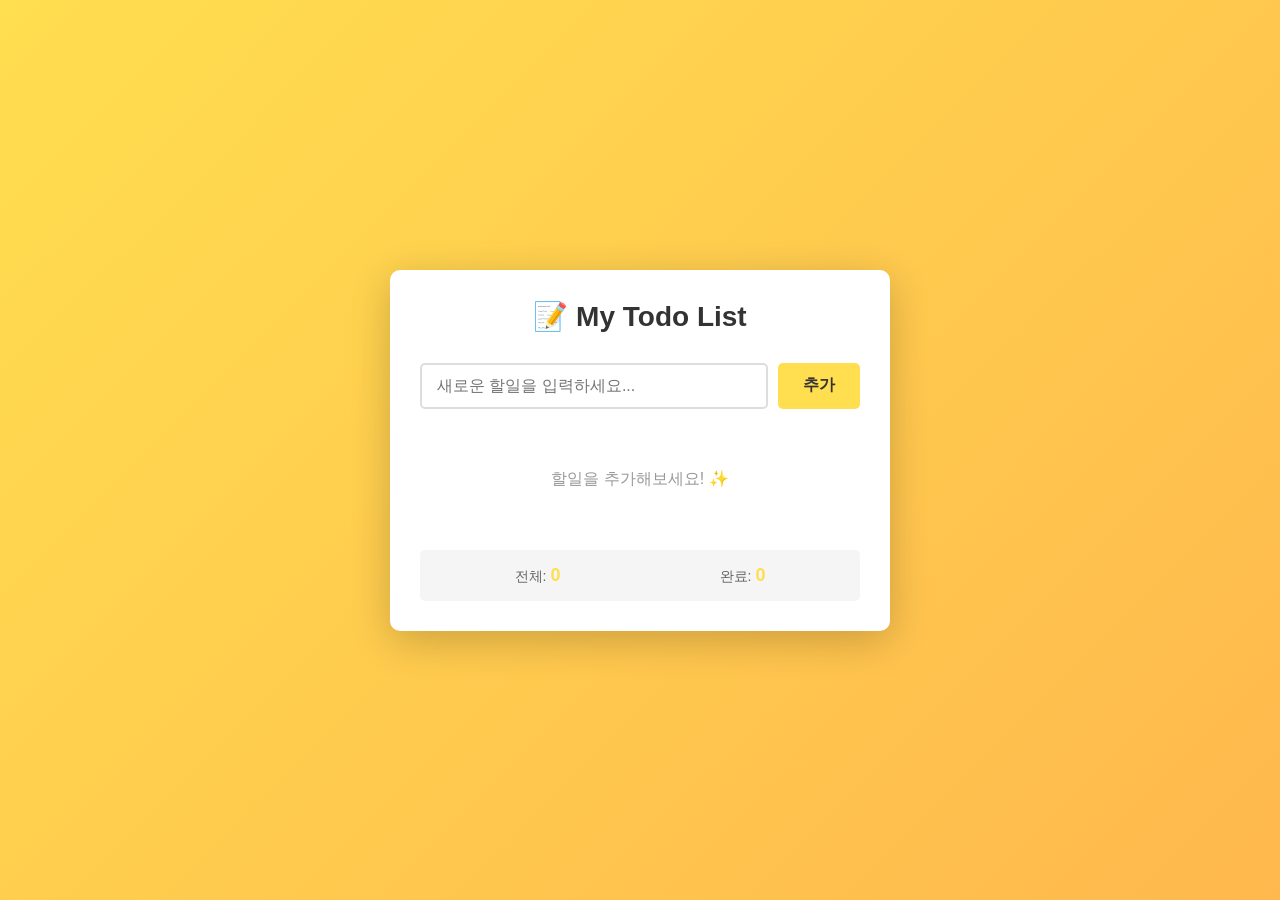
<file: practice/claude_to-do-list/index.html>
<!DOCTYPE html>
<html lang="ko">
<head>
    <meta charset="UTF-8">
    <meta name="viewport" content="width=device-width, initial-scale=1.0">
    <title>투두리스트</title>
    <link rel="stylesheet" href="style.css">
</head>
<body>
    <div class="container">
        <h1>📝 My Todo List</h1>

        <div class="input-container">
            <input
                type="text"
                id="todoInput"
                placeholder="새로운 할일을 입력하세요..."
                autocomplete="off"
            >
            <button id="addBtn">추가</button>
        </div>

        <ul id="todoList" class="todo-list"></ul>

        <div class="stats">
            <span>전체: <strong id="totalCount">0</strong></span>
            <span>완료: <strong id="completedCount">0</strong></span>
        </div>
    </div>

    <script src="script.js"></script>
</body>
</html>
</file>
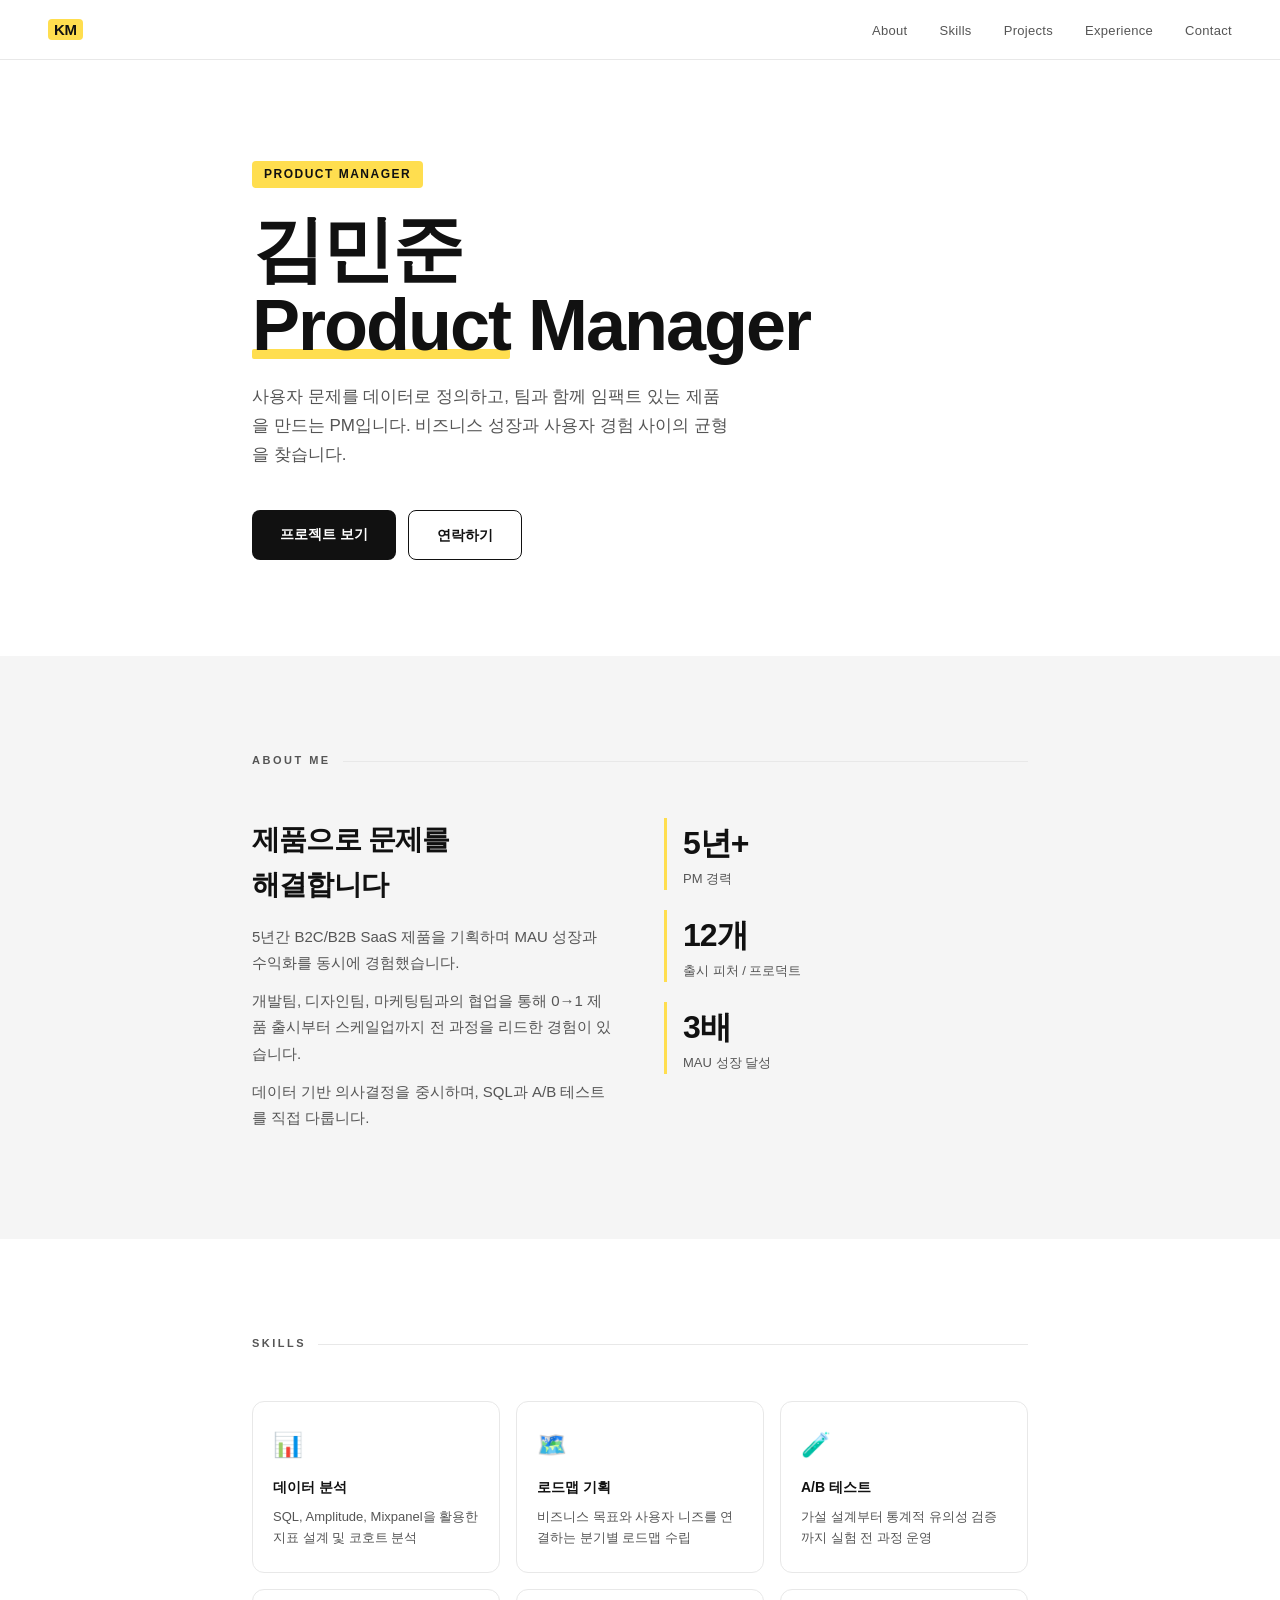
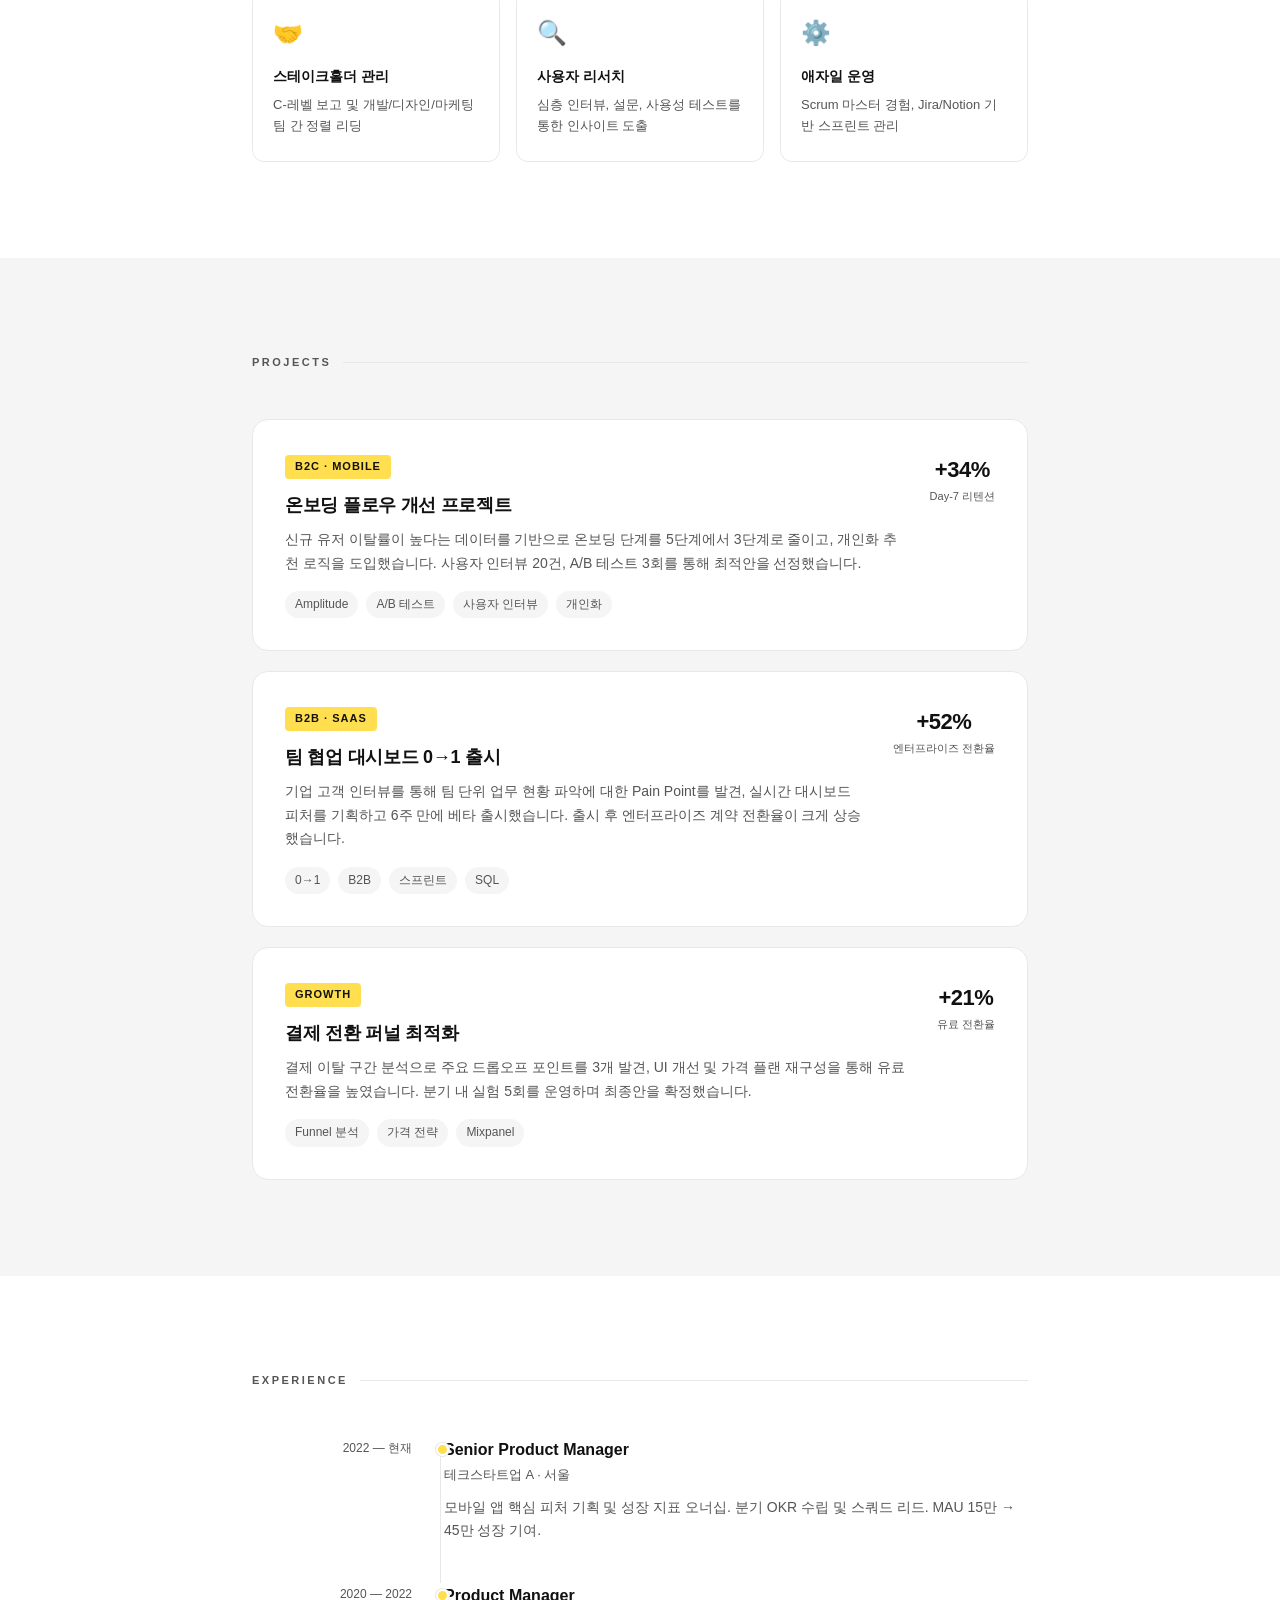
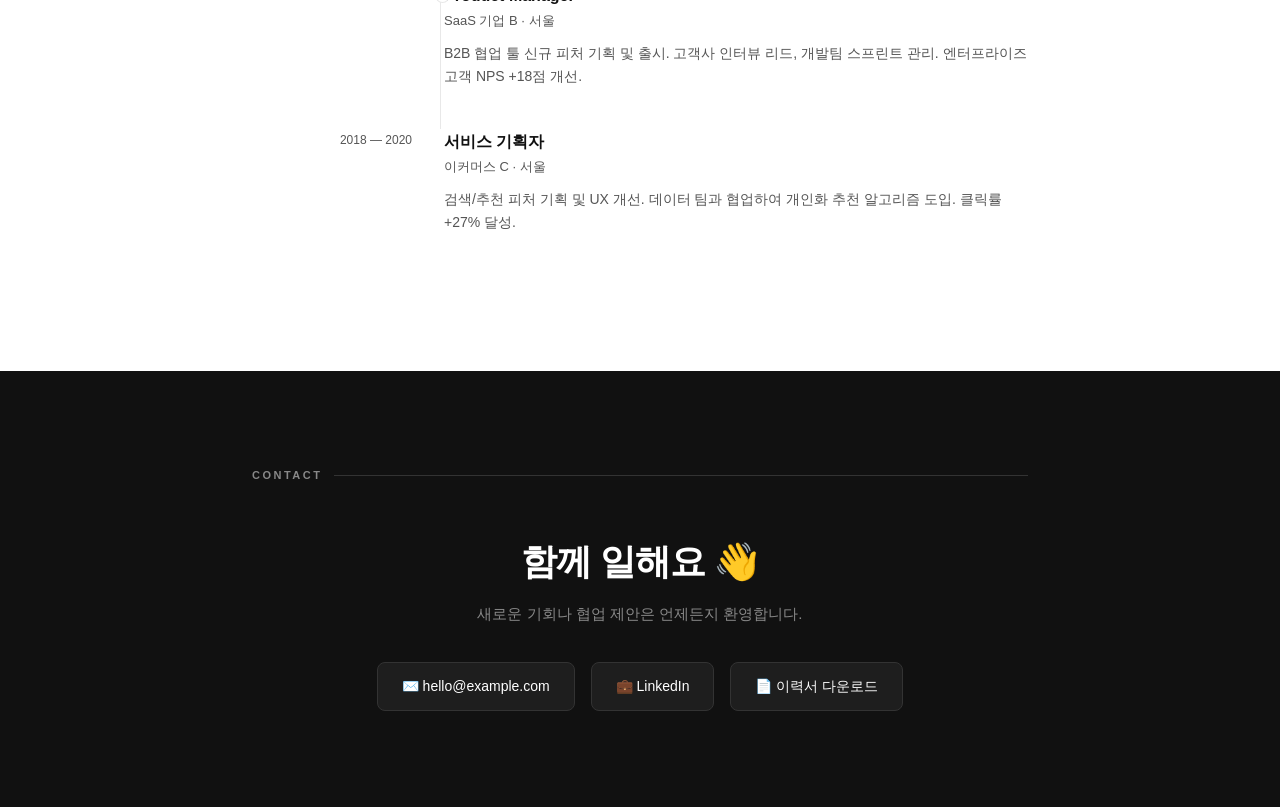
<file: practice/claude_portfolio.html>
<!DOCTYPE html>
<html lang="ko">
<head>
<meta charset="UTF-8">
<meta name="viewport" content="width=device-width, initial-scale=1.0">
<title>Portfolio — Product Manager</title>
<style>
  * { margin: 0; padding: 0; box-sizing: border-box; }
  :root {
    --accent: #FFDE4F;
    --dark: #111111;
    --gray: #555555;
    --light-gray: #f5f5f5;
    --border: #e8e8e8;
    --white: #ffffff;
  }
  html { scroll-behavior: smooth; }
  body { font-family: 'Helvetica Neue', Arial, sans-serif; color: var(--dark); background: var(--white); line-height: 1.6; }

  /* NAV */
  nav {
    position: fixed; top: 0; width: 100%; background: rgba(255,255,255,0.95);
    backdrop-filter: blur(8px); z-index: 100;
    border-bottom: 1px solid var(--border);
    padding: 0 48px; height: 60px;
    display: flex; align-items: center; justify-content: space-between;
  }
  .nav-logo { font-size: 15px; font-weight: 700; letter-spacing: -0.3px; }
  .nav-logo span { background: var(--accent); padding: 2px 6px; border-radius: 4px; }
  .nav-links { display: flex; gap: 32px; list-style: none; }
  .nav-links a { font-size: 13px; color: var(--gray); text-decoration: none; letter-spacing: 0.3px; transition: color 0.2s; }
  .nav-links a:hover { color: var(--dark); }

  /* SECTIONS */
  section { padding: 96px 0; }
  .container { max-width: 840px; margin: 0 auto; padding: 0 32px; }

  /* HERO */
  #hero { padding: 160px 0 96px; }
  .hero-tag {
    display: inline-block; background: var(--accent); color: var(--dark);
    font-size: 12px; font-weight: 700; letter-spacing: 1.5px; text-transform: uppercase;
    padding: 4px 12px; border-radius: 4px; margin-bottom: 24px;
  }
  .hero-name { font-size: clamp(42px, 7vw, 72px); font-weight: 800; letter-spacing: -2px; line-height: 1.05; margin-bottom: 20px; }
  .hero-name em { font-style: normal; position: relative; display: inline-block; }
  .hero-name em::after {
    content: ''; position: absolute; bottom: 4px; left: 0; width: 100%; height: 10px;
    background: var(--accent); z-index: -1; border-radius: 2px;
  }
  .hero-desc { font-size: 17px; color: var(--gray); max-width: 480px; margin-bottom: 40px; line-height: 1.7; }
  .hero-btns { display: flex; gap: 12px; }
  .btn-primary {
    background: var(--dark); color: var(--white); padding: 13px 28px;
    border-radius: 8px; font-size: 14px; font-weight: 600; text-decoration: none;
    transition: background 0.2s, transform 0.15s;
  }
  .btn-primary:hover { background: #333; transform: translateY(-1px); }
  .btn-secondary {
    background: transparent; color: var(--dark); padding: 13px 28px;
    border-radius: 8px; font-size: 14px; font-weight: 600; text-decoration: none;
    border: 1.5px solid var(--dark); transition: all 0.2s;
  }
  .btn-secondary:hover { background: var(--accent); border-color: var(--accent); }

  /* DIVIDER */
  .section-label {
    font-size: 11px; font-weight: 700; letter-spacing: 2.5px; text-transform: uppercase;
    color: var(--gray); margin-bottom: 48px; display: flex; align-items: center; gap: 12px;
  }
  .section-label::after { content: ''; flex: 1; height: 1px; background: var(--border); }

  /* ABOUT */
  #about { background: var(--light-gray); }
  .about-grid { display: grid; grid-template-columns: 1fr 1fr; gap: 48px; align-items: start; }
  .about-text h2 { font-size: 28px; font-weight: 800; letter-spacing: -0.8px; margin-bottom: 16px; }
  .about-text p { color: var(--gray); font-size: 15px; line-height: 1.75; margin-bottom: 12px; }
  .about-stats { display: flex; flex-direction: column; gap: 20px; }
  .stat-item { border-left: 3px solid var(--accent); padding-left: 16px; }
  .stat-num { font-size: 32px; font-weight: 800; letter-spacing: -1px; }
  .stat-desc { font-size: 13px; color: var(--gray); }

  /* SKILLS */
  .skills-grid { display: grid; grid-template-columns: repeat(3, 1fr); gap: 16px; }
  .skill-card {
    border: 1.5px solid var(--border); border-radius: 12px; padding: 24px 20px;
    transition: border-color 0.2s, transform 0.2s;
  }
  .skill-card:hover { border-color: var(--accent); transform: translateY(-2px); }
  .skill-icon { font-size: 24px; margin-bottom: 12px; }
  .skill-card h3 { font-size: 14px; font-weight: 700; margin-bottom: 8px; }
  .skill-card p { font-size: 13px; color: var(--gray); line-height: 1.6; }

  /* PROJECTS */
  #projects { background: var(--light-gray); }
  .projects-list { display: flex; flex-direction: column; gap: 20px; }
  .project-card {
    background: var(--white); border-radius: 16px; padding: 32px;
    border: 1.5px solid var(--border); transition: border-color 0.2s, box-shadow 0.2s;
    display: grid; grid-template-columns: 1fr auto; gap: 24px; align-items: start;
  }
  .project-card:hover { border-color: var(--accent); box-shadow: 0 4px 20px rgba(0,0,0,0.06); }
  .project-tag {
    display: inline-block; background: var(--accent); color: var(--dark);
    font-size: 11px; font-weight: 700; letter-spacing: 1px; text-transform: uppercase;
    padding: 3px 10px; border-radius: 4px; margin-bottom: 12px;
  }
  .project-card h3 { font-size: 18px; font-weight: 700; letter-spacing: -0.3px; margin-bottom: 8px; }
  .project-card p { font-size: 14px; color: var(--gray); line-height: 1.7; margin-bottom: 16px; }
  .project-metrics { display: flex; gap: 20px; }
  .metric { text-align: center; }
  .metric-num { font-size: 22px; font-weight: 800; letter-spacing: -0.5px; }
  .metric-label { font-size: 11px; color: var(--gray); }
  .tag-list { display: flex; gap: 8px; flex-wrap: wrap; }
  .tag { font-size: 12px; color: var(--gray); background: var(--light-gray); padding: 4px 10px; border-radius: 20px; }

  /* EXPERIENCE */
  .timeline { display: flex; flex-direction: column; gap: 0; }
  .timeline-item { display: grid; grid-template-columns: 160px 1fr; gap: 32px; padding-bottom: 40px; position: relative; }
  .timeline-item:not(:last-child)::before {
    content: ''; position: absolute; left: 188px; top: 8px; bottom: 0; width: 1px; background: var(--border);
  }
  .timeline-item:not(:last-child)::after {
    content: ''; position: absolute; left: 184px; top: 6px; width: 9px; height: 9px;
    background: var(--accent); border-radius: 50%; border: 2px solid var(--white); box-shadow: 0 0 0 1px var(--border);
  }
  .timeline-date { font-size: 12px; color: var(--gray); padding-top: 2px; text-align: right; }
  .timeline-content h3 { font-size: 16px; font-weight: 700; margin-bottom: 2px; }
  .timeline-content .company { font-size: 13px; color: var(--gray); margin-bottom: 10px; font-weight: 500; }
  .timeline-content p { font-size: 14px; color: var(--gray); line-height: 1.7; }

  /* CONTACT */
  #contact { background: var(--dark); color: var(--white); }
  #contact .section-label { color: #888; }
  #contact .section-label::after { background: #333; }
  .contact-inner { text-align: center; }
  .contact-inner h2 { font-size: 36px; font-weight: 800; letter-spacing: -1px; margin-bottom: 12px; }
  .contact-inner p { color: #888; font-size: 15px; margin-bottom: 36px; }
  .contact-links { display: flex; justify-content: center; gap: 16px; flex-wrap: wrap; }
  .contact-link {
    display: flex; align-items: center; gap: 8px;
    background: #1e1e1e; color: var(--white); padding: 12px 24px;
    border-radius: 8px; font-size: 14px; font-weight: 500; text-decoration: none;
    border: 1px solid #333; transition: all 0.2s;
  }
  .contact-link:hover { background: var(--accent); color: var(--dark); border-color: var(--accent); }

  /* SCROLL ANIMATION */
  .fade-in { opacity: 0; transform: translateY(20px); transition: opacity 0.6s ease, transform 0.6s ease; }
  .fade-in.visible { opacity: 1; transform: translateY(0); }

  @media (max-width: 640px) {
    nav { padding: 0 20px; }
    .nav-links { display: none; }
    .about-grid { grid-template-columns: 1fr; }
    .skills-grid { grid-template-columns: 1fr 1fr; }
    .project-card { grid-template-columns: 1fr; }
    .timeline-item { grid-template-columns: 1fr; gap: 4px; }
    .timeline-item::before, .timeline-item::after { display: none; }
    .timeline-date { text-align: left; }
  }
</style>
</head>
<body>

<!-- NAV -->
<nav>
  <div class="nav-logo"><span>KM</span></div>
  <ul class="nav-links">
    <li><a href="#about">About</a></li>
    <li><a href="#skills">Skills</a></li>
    <li><a href="#projects">Projects</a></li>
    <li><a href="#experience">Experience</a></li>
    <li><a href="#contact">Contact</a></li>
  </ul>
</nav>

<!-- HERO -->
<section id="hero">
  <div class="container">
    <div class="hero-tag">Product Manager</div>
    <h1 class="hero-name">김민준<br><em>Product</em> Manager</h1>
    <p class="hero-desc">사용자 문제를 데이터로 정의하고, 팀과 함께 임팩트 있는 제품을 만드는 PM입니다. 비즈니스 성장과 사용자 경험 사이의 균형을 찾습니다.</p>
    <div class="hero-btns">
      <a href="#projects" class="btn-primary">프로젝트 보기</a>
      <a href="#contact" class="btn-secondary">연락하기</a>
    </div>
  </div>
</section>

<!-- ABOUT -->
<section id="about">
  <div class="container">
    <div class="section-label">About Me</div>
    <div class="about-grid fade-in">
      <div class="about-text">
        <h2>제품으로 문제를<br>해결합니다</h2>
        <p>5년간 B2C/B2B SaaS 제품을 기획하며 MAU 성장과 수익화를 동시에 경험했습니다.</p>
        <p>개발팀, 디자인팀, 마케팅팀과의 협업을 통해 0→1 제품 출시부터 스케일업까지 전 과정을 리드한 경험이 있습니다.</p>
        <p>데이터 기반 의사결정을 중시하며, SQL과 A/B 테스트를 직접 다룹니다.</p>
      </div>
      <div class="about-stats">
        <div class="stat-item">
          <div class="stat-num">5년+</div>
          <div class="stat-desc">PM 경력</div>
        </div>
        <div class="stat-item">
          <div class="stat-num">12개</div>
          <div class="stat-desc">출시 피처 / 프로덕트</div>
        </div>
        <div class="stat-item">
          <div class="stat-num">3배</div>
          <div class="stat-desc">MAU 성장 달성</div>
        </div>
      </div>
    </div>
  </div>
</section>

<!-- SKILLS -->
<section id="skills">
  <div class="container">
    <div class="section-label">Skills</div>
    <div class="skills-grid fade-in">
      <div class="skill-card">
        <div class="skill-icon">📊</div>
        <h3>데이터 분석</h3>
        <p>SQL, Amplitude, Mixpanel을 활용한 지표 설계 및 코호트 분석</p>
      </div>
      <div class="skill-card">
        <div class="skill-icon">🗺️</div>
        <h3>로드맵 기획</h3>
        <p>비즈니스 목표와 사용자 니즈를 연결하는 분기별 로드맵 수립</p>
      </div>
      <div class="skill-card">
        <div class="skill-icon">🧪</div>
        <h3>A/B 테스트</h3>
        <p>가설 설계부터 통계적 유의성 검증까지 실험 전 과정 운영</p>
      </div>
      <div class="skill-card">
        <div class="skill-icon">🤝</div>
        <h3>스테이크홀더 관리</h3>
        <p>C-레벨 보고 및 개발/디자인/마케팅 팀 간 정렬 리딩</p>
      </div>
      <div class="skill-card">
        <div class="skill-icon">🔍</div>
        <h3>사용자 리서치</h3>
        <p>심층 인터뷰, 설문, 사용성 테스트를 통한 인사이트 도출</p>
      </div>
      <div class="skill-card">
        <div class="skill-icon">⚙️</div>
        <h3>애자일 운영</h3>
        <p>Scrum 마스터 경험, Jira/Notion 기반 스프린트 관리</p>
      </div>
    </div>
  </div>
</section>

<!-- PROJECTS -->
<section id="projects">
  <div class="container">
    <div class="section-label">Projects</div>
    <div class="projects-list">

      <div class="project-card fade-in">
        <div>
          <span class="project-tag">B2C · Mobile</span>
          <h3>온보딩 플로우 개선 프로젝트</h3>
          <p>신규 유저 이탈률이 높다는 데이터를 기반으로 온보딩 단계를 5단계에서 3단계로 줄이고, 개인화 추천 로직을 도입했습니다. 사용자 인터뷰 20건, A/B 테스트 3회를 통해 최적안을 선정했습니다.</p>
          <div class="tag-list">
            <span class="tag">Amplitude</span>
            <span class="tag">A/B 테스트</span>
            <span class="tag">사용자 인터뷰</span>
            <span class="tag">개인화</span>
          </div>
        </div>
        <div class="project-metrics">
          <div class="metric">
            <div class="metric-num">+34%</div>
            <div class="metric-label">Day-7 리텐션</div>
          </div>
        </div>
      </div>

      <div class="project-card fade-in">
        <div>
          <span class="project-tag">B2B · SaaS</span>
          <h3>팀 협업 대시보드 0→1 출시</h3>
          <p>기업 고객 인터뷰를 통해 팀 단위 업무 현황 파악에 대한 Pain Point를 발견, 실시간 대시보드 피처를 기획하고 6주 만에 베타 출시했습니다. 출시 후 엔터프라이즈 계약 전환율이 크게 상승했습니다.</p>
          <div class="tag-list">
            <span class="tag">0→1</span>
            <span class="tag">B2B</span>
            <span class="tag">스프린트</span>
            <span class="tag">SQL</span>
          </div>
        </div>
        <div class="project-metrics">
          <div class="metric">
            <div class="metric-num">+52%</div>
            <div class="metric-label">엔터프라이즈 전환율</div>
          </div>
        </div>
      </div>

      <div class="project-card fade-in">
        <div>
          <span class="project-tag">Growth</span>
          <h3>결제 전환 퍼널 최적화</h3>
          <p>결제 이탈 구간 분석으로 주요 드롭오프 포인트를 3개 발견, UI 개선 및 가격 플랜 재구성을 통해 유료 전환율을 높였습니다. 분기 내 실험 5회를 운영하며 최종안을 확정했습니다.</p>
          <div class="tag-list">
            <span class="tag">Funnel 분석</span>
            <span class="tag">가격 전략</span>
            <span class="tag">Mixpanel</span>
          </div>
        </div>
        <div class="project-metrics">
          <div class="metric">
            <div class="metric-num">+21%</div>
            <div class="metric-label">유료 전환율</div>
          </div>
        </div>
      </div>

    </div>
  </div>
</section>

<!-- EXPERIENCE -->
<section id="experience">
  <div class="container">
    <div class="section-label">Experience</div>
    <div class="timeline fade-in">
      <div class="timeline-item">
        <div class="timeline-date">2022 — 현재</div>
        <div class="timeline-content">
          <h3>Senior Product Manager</h3>
          <div class="company">테크스타트업 A · 서울</div>
          <p>모바일 앱 핵심 피처 기획 및 성장 지표 오너십. 분기 OKR 수립 및 스쿼드 리드. MAU 15만 → 45만 성장 기여.</p>
        </div>
      </div>
      <div class="timeline-item">
        <div class="timeline-date">2020 — 2022</div>
        <div class="timeline-content">
          <h3>Product Manager</h3>
          <div class="company">SaaS 기업 B · 서울</div>
          <p>B2B 협업 툴 신규 피처 기획 및 출시. 고객사 인터뷰 리드, 개발팀 스프린트 관리. 엔터프라이즈 고객 NPS +18점 개선.</p>
        </div>
      </div>
      <div class="timeline-item">
        <div class="timeline-date">2018 — 2020</div>
        <div class="timeline-content">
          <h3>서비스 기획자</h3>
          <div class="company">이커머스 C · 서울</div>
          <p>검색/추천 피처 기획 및 UX 개선. 데이터 팀과 협업하여 개인화 추천 알고리즘 도입. 클릭률 +27% 달성.</p>
        </div>
      </div>
    </div>
  </div>
</section>

<!-- CONTACT -->
<section id="contact">
  <div class="container">
    <div class="section-label">Contact</div>
    <div class="contact-inner fade-in">
      <h2>함께 일해요 👋</h2>
      <p>새로운 기회나 협업 제안은 언제든지 환영합니다.</p>
      <div class="contact-links">
        <a href="mailto:hello@example.com" class="contact-link">✉️ hello@example.com</a>
        <a href="#" class="contact-link">💼 LinkedIn</a>
        <a href="#" class="contact-link">📄 이력서 다운로드</a>
      </div>
    </div>
  </div>
</section>

<script>
  // Scroll animation
  const obs = new IntersectionObserver((entries) => {
    entries.forEach(e => { if (e.isIntersecting) e.target.classList.add('visible'); });
  }, { threshold: 0.12 });
  document.querySelectorAll('.fade-in').forEach(el => obs.observe(el));
</script>
</body>
</html>
</file>
<file: practice/claude_to-do-list/style.css>
* {
    margin: 0;
    padding: 0;
    box-sizing: border-box;
}

body {
    font-family: 'Segoe UI', Tahoma, Geneva, Verdana, sans-serif;
    background: linear-gradient(135deg, #FFDE4F 0%, #FFB84D 100%);
    min-height: 100vh;
    display: flex;
    justify-content: center;
    align-items: center;
    padding: 20px;
}

.container {
    background: white;
    border-radius: 10px;
    box-shadow: 0 10px 40px rgba(0, 0, 0, 0.2);
    padding: 30px;
    width: 100%;
    max-width: 500px;
}

h1 {
    text-align: center;
    color: #333;
    margin-bottom: 30px;
    font-size: 28px;
}

.input-container {
    display: flex;
    gap: 10px;
    margin-bottom: 20px;
}

#todoInput {
    flex: 1;
    padding: 12px 15px;
    border: 2px solid #ddd;
    border-radius: 5px;
    font-size: 16px;
    transition: border-color 0.3s;
}

#todoInput:focus {
    outline: none;
    border-color: #FFDE4F;
}

#addBtn {
    padding: 12px 25px;
    background: #FFDE4F;
    color: #333;
    border: none;
    border-radius: 5px;
    font-size: 16px;
    font-weight: bold;
    cursor: pointer;
    transition: transform 0.2s, box-shadow 0.2s;
}

#addBtn:hover {
    transform: translateY(-2px);
    box-shadow: 0 5px 15px rgba(255, 222, 79, 0.4);
}

#addBtn:active {
    transform: translateY(0);
}

.todo-list {
    list-style: none;
    margin-bottom: 20px;
}

.todo-item {
    display: flex;
    align-items: center;
    gap: 12px;
    padding: 15px;
    background: #f5f5f5;
    border-radius: 5px;
    margin-bottom: 10px;
    transition: all 0.3s;
}

.todo-item:hover {
    background: #efefef;
    transform: translateX(5px);
}

.todo-item.completed {
    opacity: 0.6;
}

.todo-item.completed .todo-text {
    text-decoration: line-through;
    color: #999;
}

.checkbox {
    width: 20px;
    height: 20px;
    cursor: pointer;
    accent-color: #FFDE4F;
}

.todo-text {
    flex: 1;
    color: #333;
    font-size: 16px;
    word-break: break-word;
}

.delete-btn {
    padding: 6px 12px;
    background: #ff6b6b;
    color: white;
    border: none;
    border-radius: 4px;
    cursor: pointer;
    font-size: 14px;
    transition: background 0.2s;
}

.delete-btn:hover {
    background: #ff5252;
}

.stats {
    display: flex;
    justify-content: space-around;
    padding: 15px;
    background: #f5f5f5;
    border-radius: 5px;
    font-size: 14px;
    color: #666;
}

.stats strong {
    color: #FFDE4F;
    font-size: 18px;
}

.empty-message {
    text-align: center;
    color: #999;
    padding: 40px 20px;
    font-size: 16px;
}
</file>
